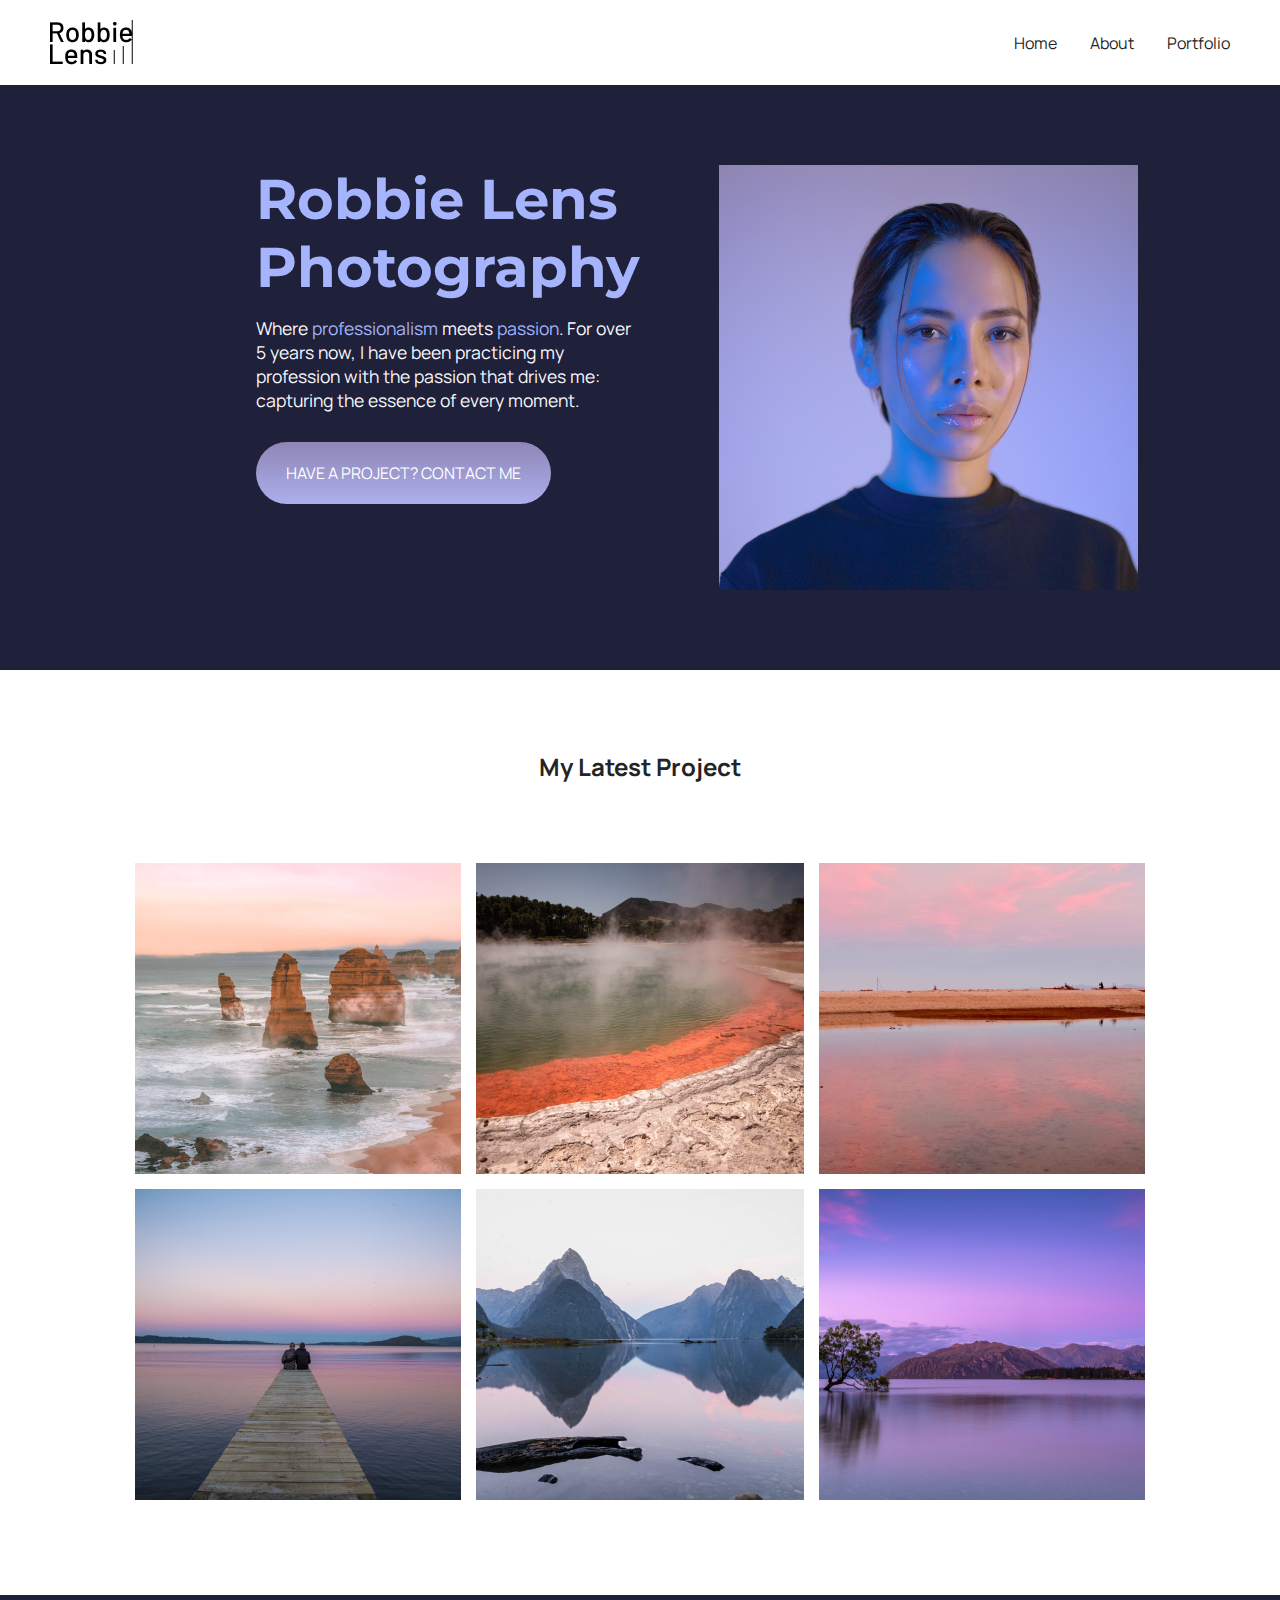
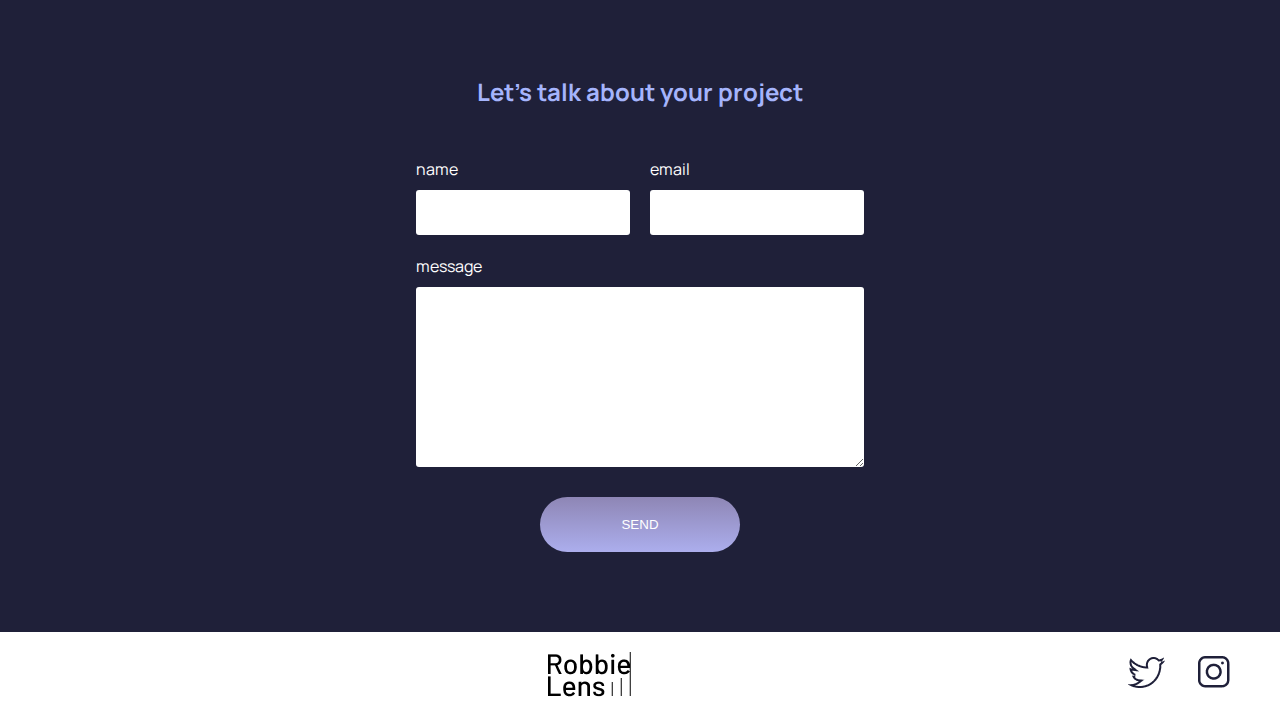
<file: index.html>
<!DOCTYPE html>
<html lang="en">
    <head>
        <meta charset="utf-8" >
        <title>Home - Robbie Lens Photography</title>
        <link href="styles/style.css" rel="stylesheet" >
        <link href="styles/index.css" rel="stylesheet" >
        <link rel="preconnect" href="https://fonts.googleapis.com">
        <link rel="preconnect" href="https://fonts.gstatic.com" crossorigin>
        <link href="https://fonts.googleapis.com/css2?family=Manrope&family=Montserrat&display=swap" rel="stylesheet">
    </head>

    <body>
        <header>
            <nav>
                <img src="images/logo.png" alt="Robbie Lens Logo" >
                <div>
                    <a href="index.html">Home</a>
                    <a href="about.html">About</a>
                    <a href="portfolio.html">Portfolio</a>
                </div>
            </nav>
        </header>
        <main>
            <section class="home-introduction">
                <div>
                    <h1>Robbie Lens Photography</h1>
                    <p>
                        Where <em>professionalism</em> meets <em>passion</em>. For over 5 years now, I have been practicing
                        my profession with the passion that drives me: capturing the essence of every moment.
                    </p>
                    <a href="#contact" class="cta">HAVE A PROJECT? CONTACT ME</a>
                </div>
                <img src="images/robbie-lens.png" alt="Portrait with effects by photographer Robbie Lens" >
            </section>
            <section class="home-images">
                <h2>My Latest Project</h2>
                <div>
                    <img src="images/home/element-1.png" alt="Twelve Apostles - Australia" >
                    <img src="images/home/element-2.png" alt="Wai-O-Tapu - New Zealand" >
                    <img src="images/home/element-3.png" alt="Abel Tasman National Park - New Zealand" >
                </div>
                <div>
                    <img src="images/home/element-4.png" alt="Rotorua Lake - New Zealand" >
                    <img src="images/home/element-5.png" alt="Milford Sound - New Zealand" >
                    <img src="images/home/element-6.png" alt="Wanaka Lake - New Zealand" >
                </div>
            </section>
            <section id="contact" class="section-contact">
                <h2>Let's talk about your project</h2>
                <form method="get" action="">
                    <div class="form-nom-email">
                        <div class="form-column">
                            <label for="name">name</label>
                            <input type="text" name="name" id="name" >
                        </div>
                        <div class="form-column">
                            <label for="email">email</label>
                            <input type="email" name="email" id="email" >
                        </div>
                    </div>
                    <label for="message">message</label>
                    <textarea name="message" id="message" rows="10"></textarea>
                    <input type="submit" value="SEND" class="cta" >
                </form>
            </section>
        </main>
        <footer>
            <a href="index.html" class="link-icon"></a>
                <img src="images/logo.png" alt="Robbie Lens Logo">
            </a>
            <div>
                <a target="_blank" href="https://twitter.com/" class="link-icon">
                    <img src="images/twitter.png" alt="Twitter Logo" >
                </a>
                <a target="_blank" href="https://www.instagram.com/" class="link-icon">
                    <img src="images/instagram.png" alt="Instagram Logo" >
                </a>
            </div>
        </footer>
    </body>
</html>
</file>
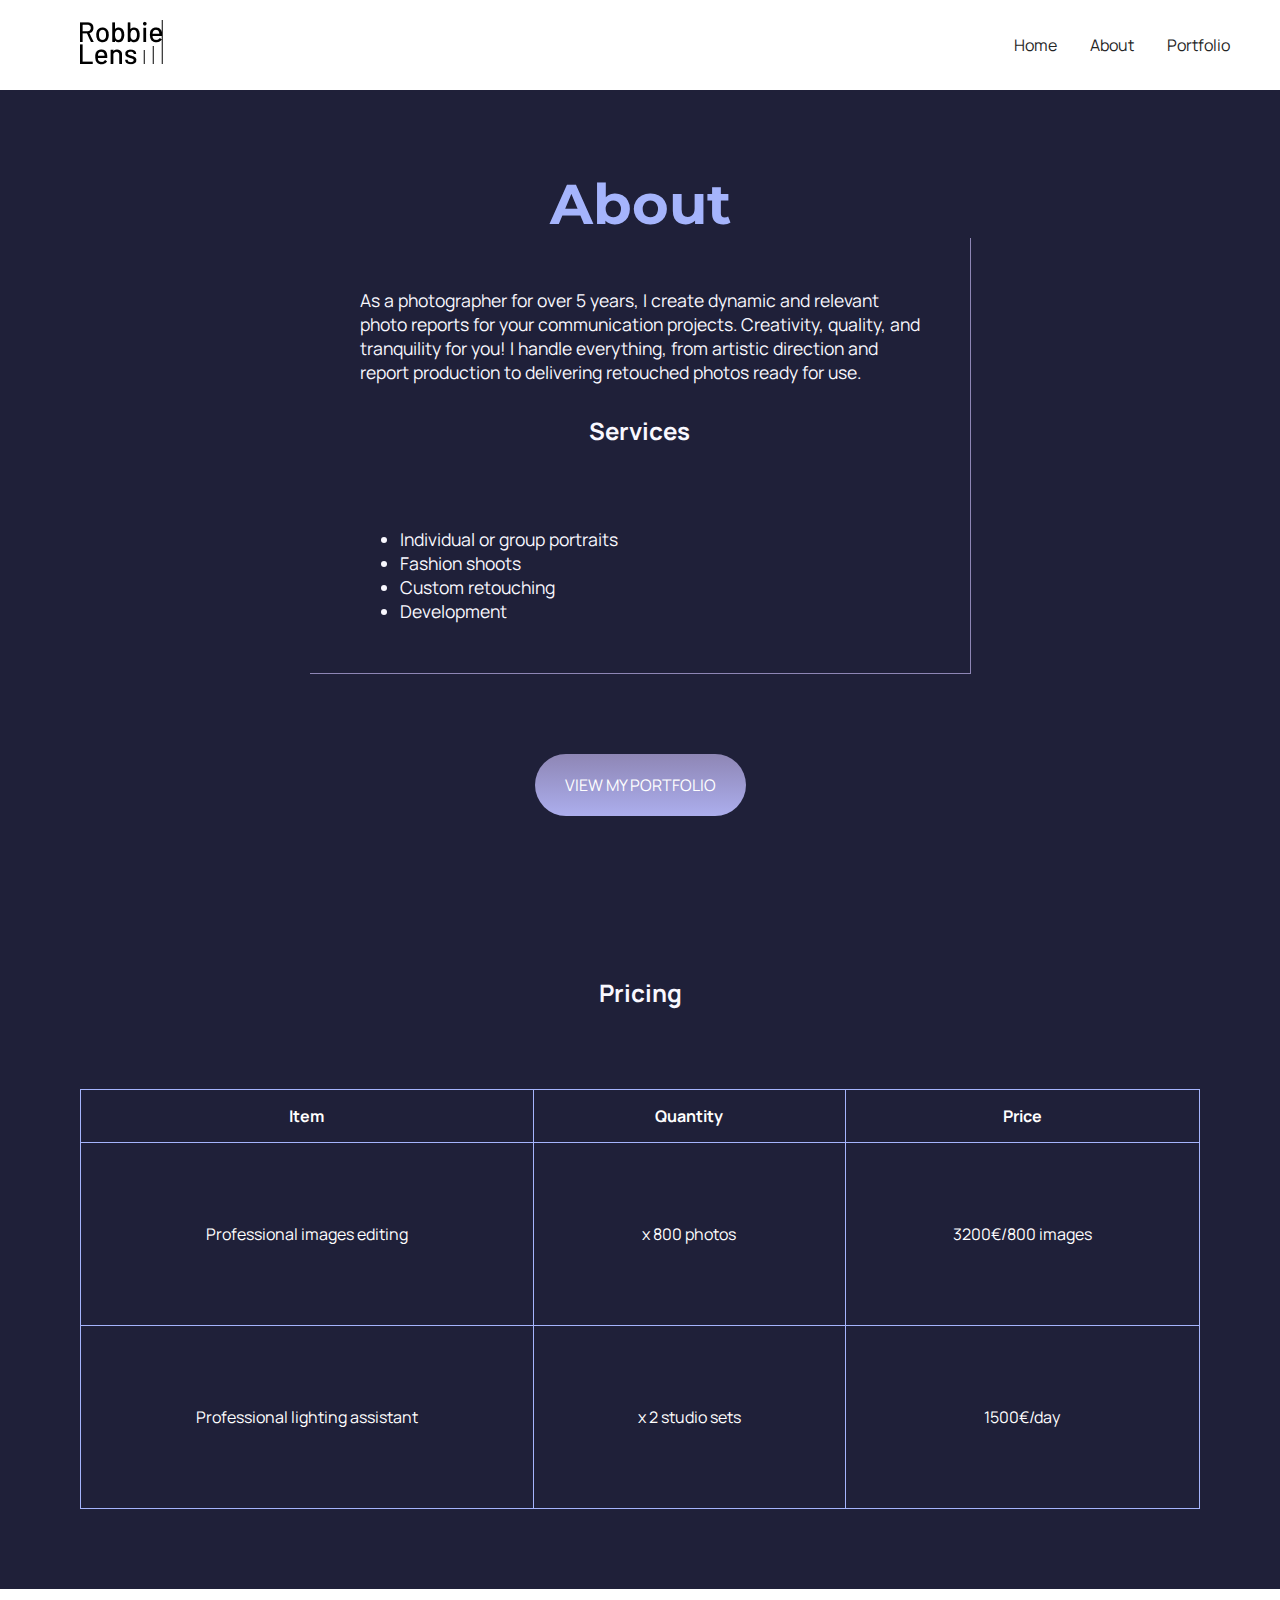
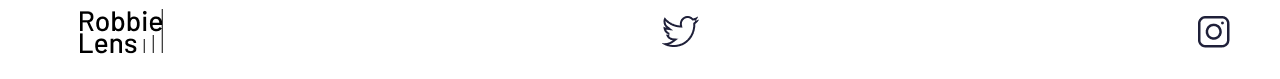
<file: about.html>
<!DOCTYPE html>
<html lang="en">
<head>
    <meta charset="utf-8">
    <title>About - Robbie Lens Photography</title>
    <link href="styles/style.css" rel="stylesheet" >
    <link href="styles/about.css" rel="stylesheet" >
    <link rel="preconnect" href="https://fonts.googleapis.com">
    <link rel="preconnect" href="https://fonts.gstatic.com" crossorigin>
    <link href="https://fonts.googleapis.com/css2?family=Manrope&family=Montserrat&display=swap" rel="stylesheet">
</head>
<body>
    <header>
        <nav>
            <a href="index.html" class="link-icon">
                <img src="images/logo.png" alt="Robbie Lens Logo">
            </a>
            <div>
                <a href="index.html">Home</a>
                <a href="about.html">About</a>
                <a href="portfolio.html">Portfolio</a>
            </div>
        </nav>
    </header>
    <main class="about-main">
        <section>
            <h1>About</h1>
            <div class="content-box">
                <p>
                    As a photographer for over 5 years, I create dynamic and relevant photo reports for your communication projects. Creativity, quality, and tranquility for you! I handle everything, from artistic direction and report production to delivering retouched photos ready for use.
                </p>
            <h2>Services</h2>
            <ul>
                <li>Individual or group portraits</li>
                <li>Fashion shoots</li>
                <li>Custom retouching</li>
                <li>Development</li>
            </ul>
            </div>
            <div>
                <a href="portfolio.html" class="cta">VIEW MY PORTFOLIO</a>
            </div>
        </section>
        <section class="section-Pricing">
            <h2>Pricing</h2>
            <table>
                <thead>
                    <tr>
                        <th>Item</th>
                        <th>Quantity</th>
                        <th>Price</th>
                    </tr>
                </thead>
                <tbody>
                    <tr>
                        <td>Professional images editing</td>
                        <td>x 800 photos</td>
                        <td>3200€/800 images</td>
                    </tr>
                    <tr>
                        <td>Professional lighting
                            assistant</td>
                        <td>x 2 studio sets</td>
                        <td>1500€/day</td>
                    </tr>
                </tbody>
            </table>
            
        </section>
        </main>
        <footer>
            <a href="index.html" class="link-icon">
                <img src="images/logo.png" alt="Robbie Lens Logo">
            </a>
            <a target="_blank" href="https://twitter.com/" class="link-icon">
                <img src="images/twitter.png" alt="Twitter Logo">
            </a>
            <a target="_blank" href="https://www.instagram.com/" class="link-icon">
                <img src="images/instagram.png" alt="Instagram Logo">
            </a>
        </footer>
    </body>
</html>
</file>
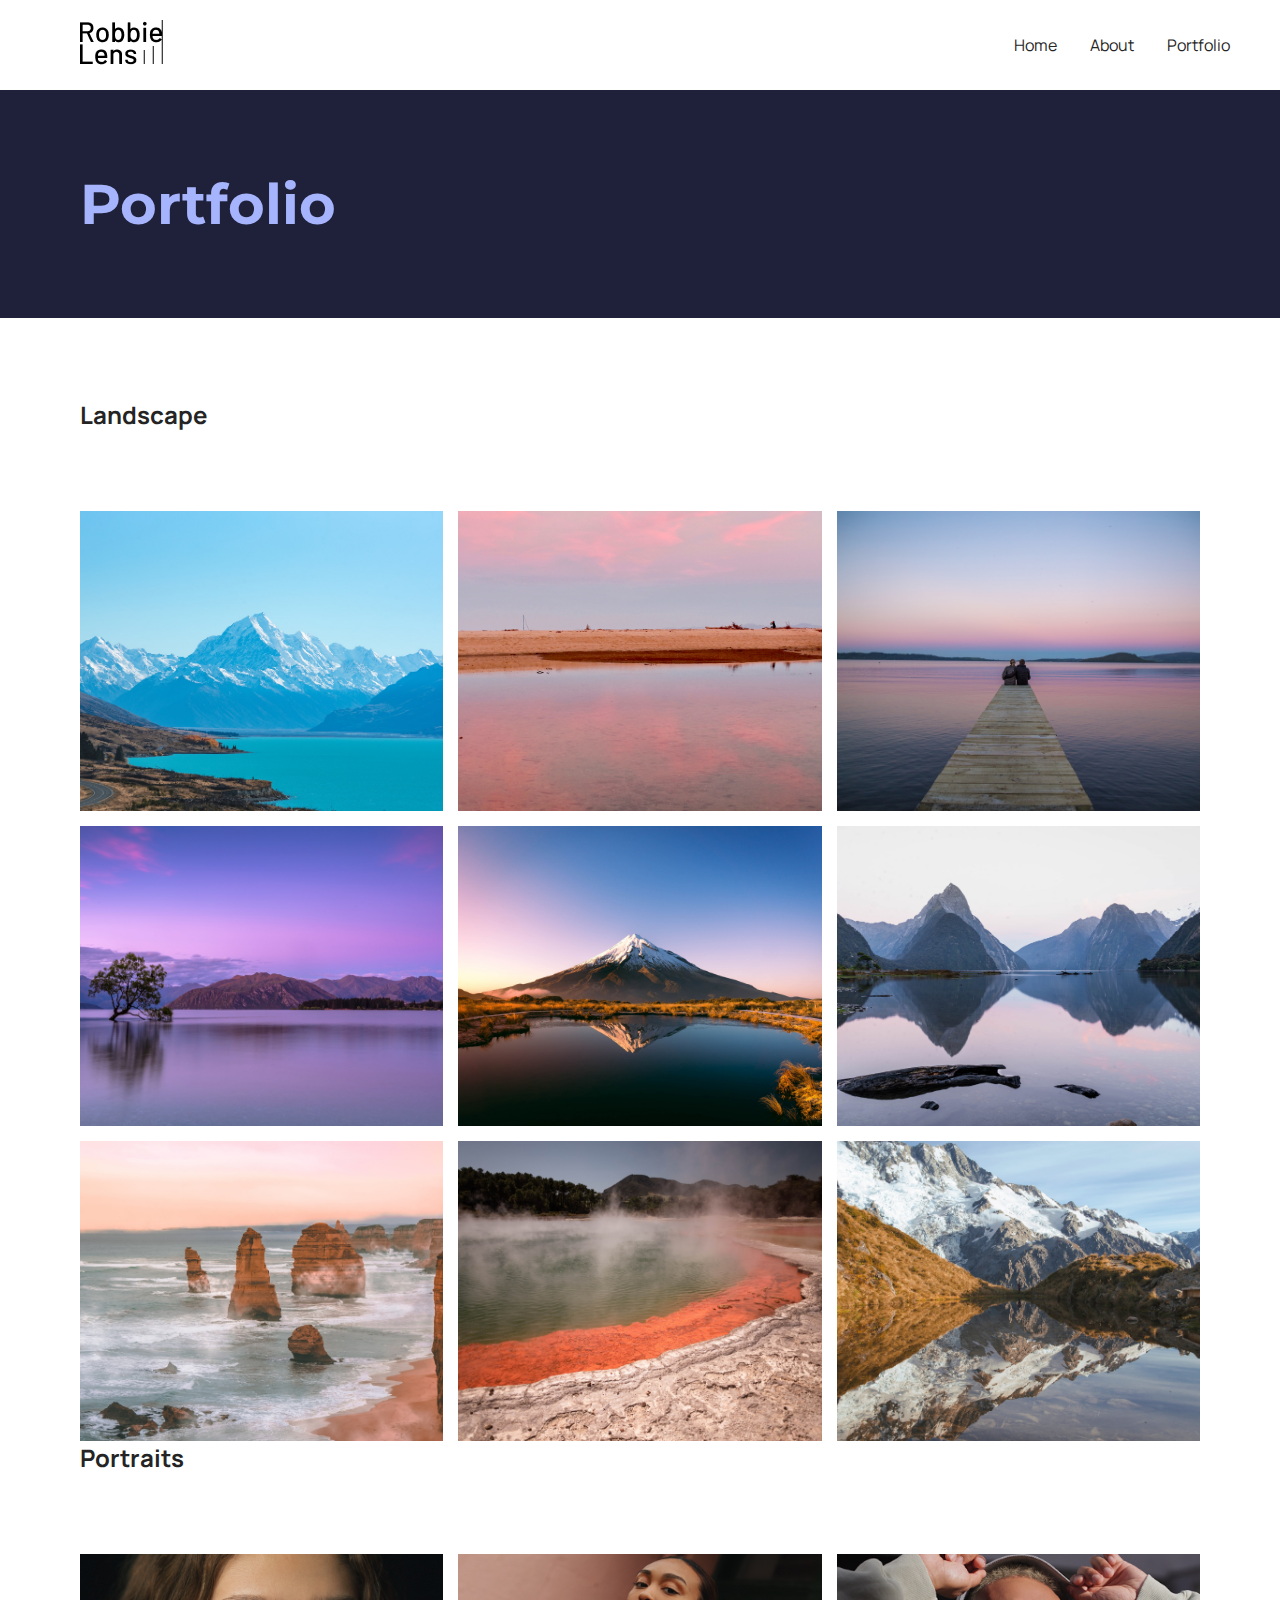
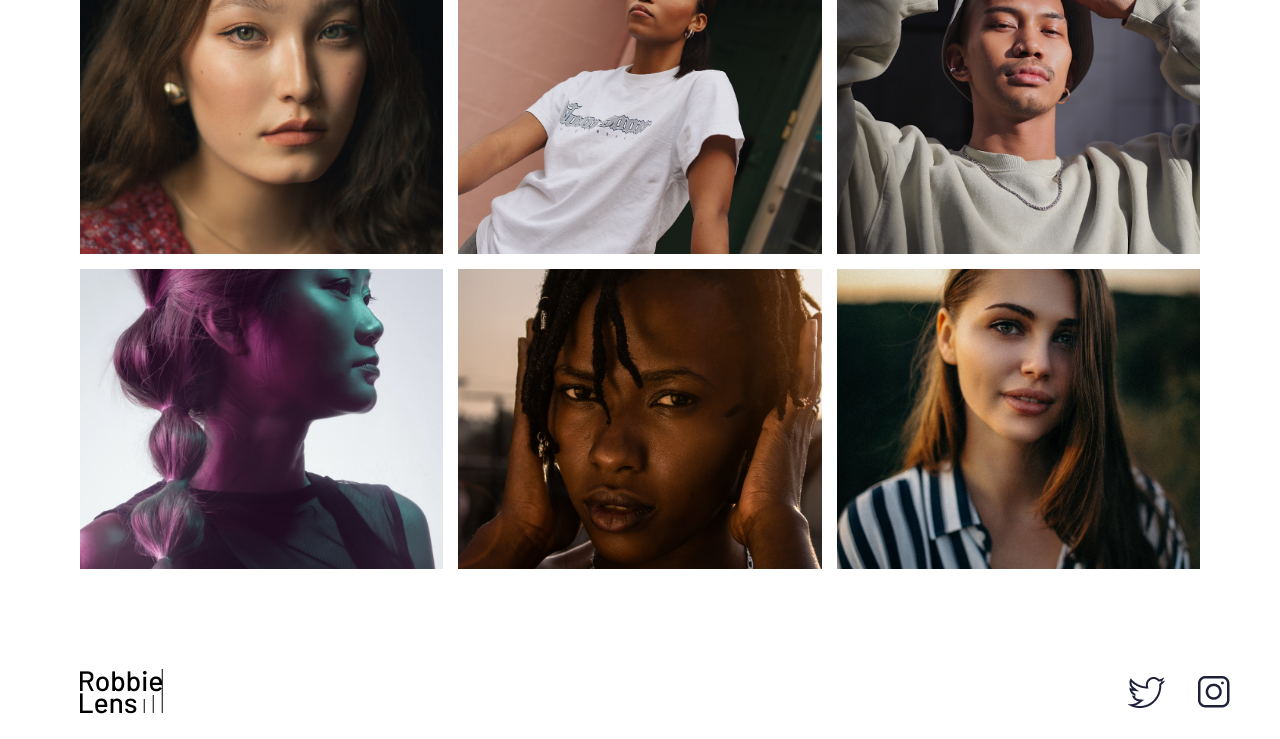
<file: portfolio.html>
<!DOCTYPE html>
<html lang="en">
<head>
    <meta charset="utf-8" >
    <title>Portfolio - Robbie Lens Photography</title>
    <link href="styles/style.css" rel="stylesheet" >
    <link href="styles/portfolio.css" rel="stylesheet">
    <link rel="preconnect" href="https://fonts.googleapis.com">
    <link rel="preconnect" href="https://fonts.gstatic.com" crossorigin>
    <link href="https://fonts.googleapis.com/css2?family=Manrope&family=Montserrat&display=swap" rel="stylesheet">
</head>
<body>
    <header>
        <nav>
            <a href="index.html" class="link-icon">
                <img src="images/logo.png" alt="Robbie Lens Logo" >
            </a>
            <div>
                <a href="index.html">Home</a>
                <a href="about.html">About</a>
                <a href="portfolio.html">Portfolio</a>
            </div>
        </nav>
    </header>
    <main>
        <section>
            <h1>Portfolio</h1>
        </section>
        <section class="portfolio-section-images">
            <h2>Landscape</h2>
            <div class="grid-landscapes">
                <a href="images/portfolio/paysage1.jpg" class="link-container-image">
                    <img src="images/portfolio/paysage1.jpg" alt="Mount Aoraki - New Zealand" >
                    <div class="image-hover">View image</div>
                </a>
                <a href="images/portfolio/paysage2.jpg" class="link-container-image">
                    <img src="images/portfolio/paysage2.jpg" alt="Abel Tasman National Park - New Zealand" >
                    <div class="image-hover">View image</div>
                </a>
                <a href="images/portfolio/paysage3.jpg" class="link-container-image">
                    <img src="images/portfolio/paysage3.jpg" alt="Lake Rotorua - New Zealand" >
                    <div class="image-hover">View image</div>
                </a>
                <a href="images/portfolio/paysage4.jpg" class="link-container-image">
                    <img src="images/portfolio/paysage4.jpg" alt="Lake Wanaka - New Zealand" >
                    <div class="image-hover">View image</div>
                </a>
                <a href="images/portfolio/paysage5.jpg" class="link-container-image">
                    <img src="images/portfolio/paysage5.jpg" alt="Mount Taranaki - New Zealand" >
                    <div class="image-hover">View image</div>
                </a>
                <a href="images/portfolio/paysage6.jpg" class="link-container-image">
                    <img src="images/portfolio/paysage6.jpg" alt="Milford Sound - New Zealand" >
                    <div class="image-hover">View image</div>
                </a>
                <a href="images/portfolio/paysage7.jpg" class="link-container-image">
                    <img src="images/portfolio/paysage7.jpg" alt="Twelve Apostle - Australia" >
                    <div class="image-hover">View image</div>
                </a>
                <a href="images/portfolio/paysage8.jpg" class="link-container-image">
                    <img src="images/portfolio/paysage8.jpg" alt="Wai-O-Tapu - New Zealand" >
                    <div class="image-hover">View image</div>
                </a>
                <a href="images/portfolio/paysage9.jpg" class="link-container-image">
                    <img src="images/portfolio/paysage9.jpg" alt="Mount Cook - New Zealand" >
                    <div class="image-hover">View image</div>
                </a>
            </div>
            <h2>Portraits</h2>
            <div class="grid-portraits">
                <a href="images/portfolio/portrait1.jpg" class="link-container-image">
                    <img src="images/portfolio/portrait1.jpg" alt="Portrait of a young woman 1">
                    <div class="image-hover">View image</div>
                </a>
                <a href="images/portfolio/portrait2.jpg" class="link-container-image">
                    <img src="images/portfolio/portrait2.jpg" alt="Portrait of a young woman 2">
                    <div class="image-hover">View image</div>
                </a>
                <a href="images/portfolio/portrait3.jpg" class="link-container-image">
                    <img src="images/portfolio/portrait3.jpg" alt="Portrait of a young man 3">
                    <div class="image-hover">View image</div>
                </a>
                <a href="images/portfolio/portrait4.jpg" class="link-container-image">
                    <img src="images/portfolio/portrait4.jpg" alt="Portrait of a young woman 4">
                    <div class="image-hover">View image</div>
                </a>
                <a href="images/portfolio/portrait5.jpg" class="link-container-image">
                    <img src="images/portfolio/portrait5.jpg" alt="Portrait of a young woman 5">
                    <div class="image-hover">View image</div>
                </a>
                <a href="images/portfolio/portrait6.jpg" class="link-container-image">
                    <img src="images/portfolio/portrait6.jpg" alt="Portrait of a young woman 6">
                    <div class="image-hover">View image</div>
                </a>

            </div>
        </section>
      </main>
      <footer>
         <a href="index.html" class="link-icon">
            <img src="images/logo.png" alt="Robbie Lens Logo" >
         </a>
         <div>
               <a target="_blank" href="https://twitter.com/" class="link-icon">
                  <img src="images/twitter.png" alt="Twitter Logo" >
               </a>
               <a target="_blank" href="https://www.instagram.com/" class="link-icon">
                  <img src="images/instagram.png" alt="Instagram Logo" >
               </a>
         </div>
      </footer>
   </body>
</html>
</file>
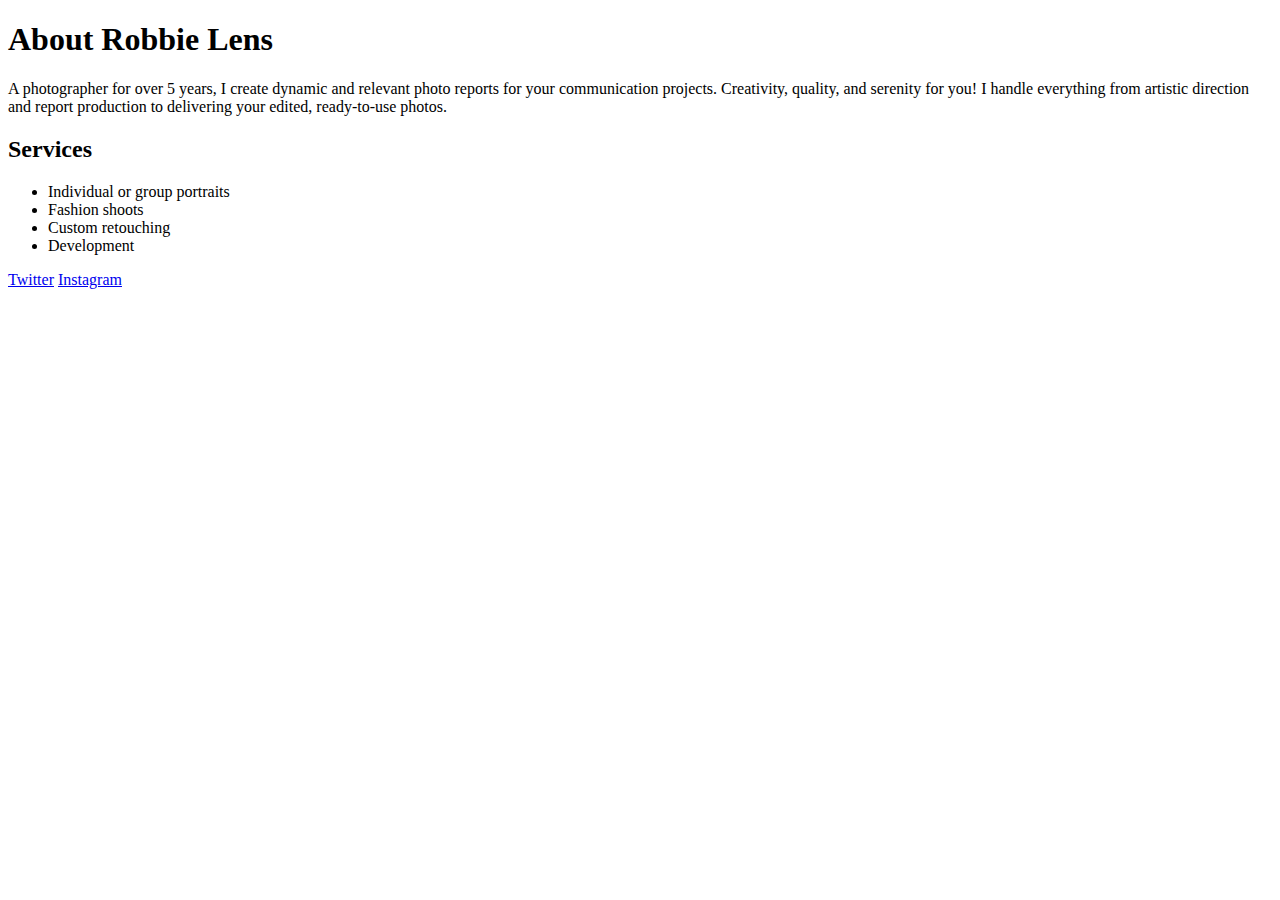
<file: demo/about.html>
<!DOCTYPE html>
<html lang="en">
<head>
    <meta charset="utf-8">
    <title>About - Robbie Lens Photography</title>
</head>
<body>
    <h1>About Robbie Lens</h1>
    <p>
        A photographer for over 5 years, I create dynamic and relevant photo reports for your communication projects.
        Creativity, quality, and serenity for you! I handle everything from artistic direction and report production to
        delivering your edited, ready-to-use photos.
    </p>
    <h2>Services</h2>
    <ul>
        <li>Individual or group portraits</li>
        <li>Fashion shoots</li>
        <li>Custom retouching</li>
        <li>Development</li>
    </ul>
</body>
    <a target="_blank" href="https://twitter.com/">Twitter</a>
    <a target="_blank" href="https://www.instagram.com/">Instagram</a>
</html>
</file>
<file: styles/style.css>
*{
    margin: 0;
}

body {
    font-family: 'Manrope', sans-serif;
    font-size: 1em;
    background-color: #1f2039;
}

a {
    color: #242424;
    text-decoration: none;
}

em {
    color: #a5b4fc;
    font-style: normal;
}

h1 {
    font-size: 3.5em;
    color: #a5b4fc;
    font-family: 'Montserrat', sans-serif;
}

h2 {
    color: #f9f8ff;
}

p,
li {
    font-size: 1.1em;
    color: #f9f8ff;
}

header,
footer {
    background-color: white;
    padding: 20px 50px;
}

.cta {
    display: inline-block;
    background: linear-gradient(#8e86b5, #acaeed);
    color: white;
    border-radius: 50px;
    padding: 20px 30px;
}

a:hover {
    text-decoration: underline;
}

.cta:hover {
    background: linear-gradient(#696484, #8788ba);
    text-decoration: none;
}

.link-icon {
    margin-left: 30px;
}

.link-icon:hover {
    opacity: 0.5;
}

section {
    padding: 80px;
}

footer,
nav {
    display: flex;
    flex-direction: row;
    align-items: center;
    justify-content: space-between;
}

nav a {
    margin-left: 30px;
}

@media screen and (max-width: 996px) {
    header nav {
      flex-direction: column;
      align-items: center;
      justify-content: center;
    }
  
    header nav img {
      margin-bottom: 20px;
    }
  
    header,
    footer {
      padding: 20px 20px;
    }
  
    h1 {
      font-size: 2em;
    }
  
    section {
      padding: 50px 20px 50px 20px;
    }
  
    nav a {
      margin-left: 10px;
      margin-right: 10px;
    }
  }
</file>
<file: styles/index.css>
.home-images {
  background-color: white;
  padding: 80px;
}

.home-images h2 {
  color: #242424;
  text-align: center;
  margin-bottom: 80px;
}

.home-images div {
  display: flex;
  flex-direction: row;
  gap: 15px;
  justify-content: center;
  margin-bottom: 15px;
}

.home-introduction {
  display: flex;
  flex-direction: row;
  width: 60%;
  align-items: flex-start;
  margin: auto;
}

.home-introduction h1 {
  margin-bottom: 15px;
}

.home-introduction p {
  margin-bottom: 30px;
}

.home-introduction div {
  padding-right: 80px;
}

.section-contact h2 {
  color: #a5b4fc;
  text-align: center;
  margin-bottom: 50px;
}

form {
  display: flex;
  flex-direction: column;
  width: 40%;
  margin: auto;
  color: white;
}

.form-nom-email {
  display: flex;
  flex-direction: row;
  gap: 20px;
}

.form-column {
  flex: 1;
  display: flex;
  flex-direction: column;
  margin-bottom: 20px;
}

input,
textarea {
  padding: 15px;
  border-radius: 3px;
  border: none;
}

label {
  margin-bottom: 10px;
}

input[type='submit'] {
  width: 200px;
  margin: auto;
  margin-top: 30px;
}

@media screen and (max-width: 996px) {
  .home-introduction {
    flex-direction: column;
    align-items: center;
    justify-content: center;
  }

  .home-introduction div {
    padding-right: 0;
    text-align: center;
    order: 2;
  }

  .home-introduction img {
    order: 1;
    margin-bottom: 20px;
    width: 100%;
  }

  .home-images {
    padding: 20px;
  }

  .home-images div {
    flex-direction: column;
  }

  .section-contact {
    padding: 50px 20px;
  }

  .form-name-email {
    flex-direction: column;
    gap: 0;
  }
}
</file>
<file: styles/about.css>
.content-box {
    border-right: 1px solid #8e86b5;
    border-bottom: 1px solid #8e86b5;
    padding: 50px;
    width: 50%;
    margin: auto;
    margin-bottom: 80px;
  }

.content-box h2 {
    margin-top: 30px;
}

.content-box ul {
    margin-top: 30px;
}

.content-box + div {
    text-align: center;
}

.about-main {
    margin: auto;
}

table {
    color: white;
    text-align: center;
    width: 100%;
    border-collapse: collapse;
  }
  
  td,
  th {
    padding: 15px;
    border: 1px solid #a5b4fc;
  }
  
  td {
    padding: 80px;
  }
  
  h2 {
    margin-bottom: 80px;
  }
  
  h1,
  h2 {
    text-align: center;
  }

  @media screen and (max-width: 996px) {
    .section-tarifs {
      display: none;
    }
  }
</file>
<file: styles/portfolio.css>
.portfolio-section-images {
  background-color: white;
}

.portfolio-section-images h2 {
  color: #242424;
  margin-bottom: 80px;
}

.grid-landscapes {
  display: grid;
  grid-template-columns: 1fr 1fr 1fr;
  grid-template-rows: 300px 300px 300px;
  gap: 15px;
}

.grid-portraits {
  display: grid;
  grid-template-columns: 1fr 1fr 1fr;
  grid-template-rows: 300px 300px;
  gap: 15px;
}

.grid-landscapes img,
.grid-portraits img {
  width: 100%;
  height: 100%;
  object-fit: cover;
}

.link-container-image {
  position: relative;
}

.image-hover {
  position: absolute;
  top: 0;
  left: 0;
  right: 0;
  bottom: 0;
  display: flex;
  align-items: center;
  justify-content: center;
  font-size: 1.5em;
  color: white;
  background-color: rgba(0, 0, 0, 0.7);
  display: none;
}

.link-container-image:hover .image-hover {
  display: flex;
}

@media screen and (max-width: 996px) {
  .grid-landscapes {
    grid-template-columns: 1fr;
    gap: 15px;
  }

  .grid-portraits {
    grid-template-columns: 1fr;
    gap: 15px;
  }
}
</file>
